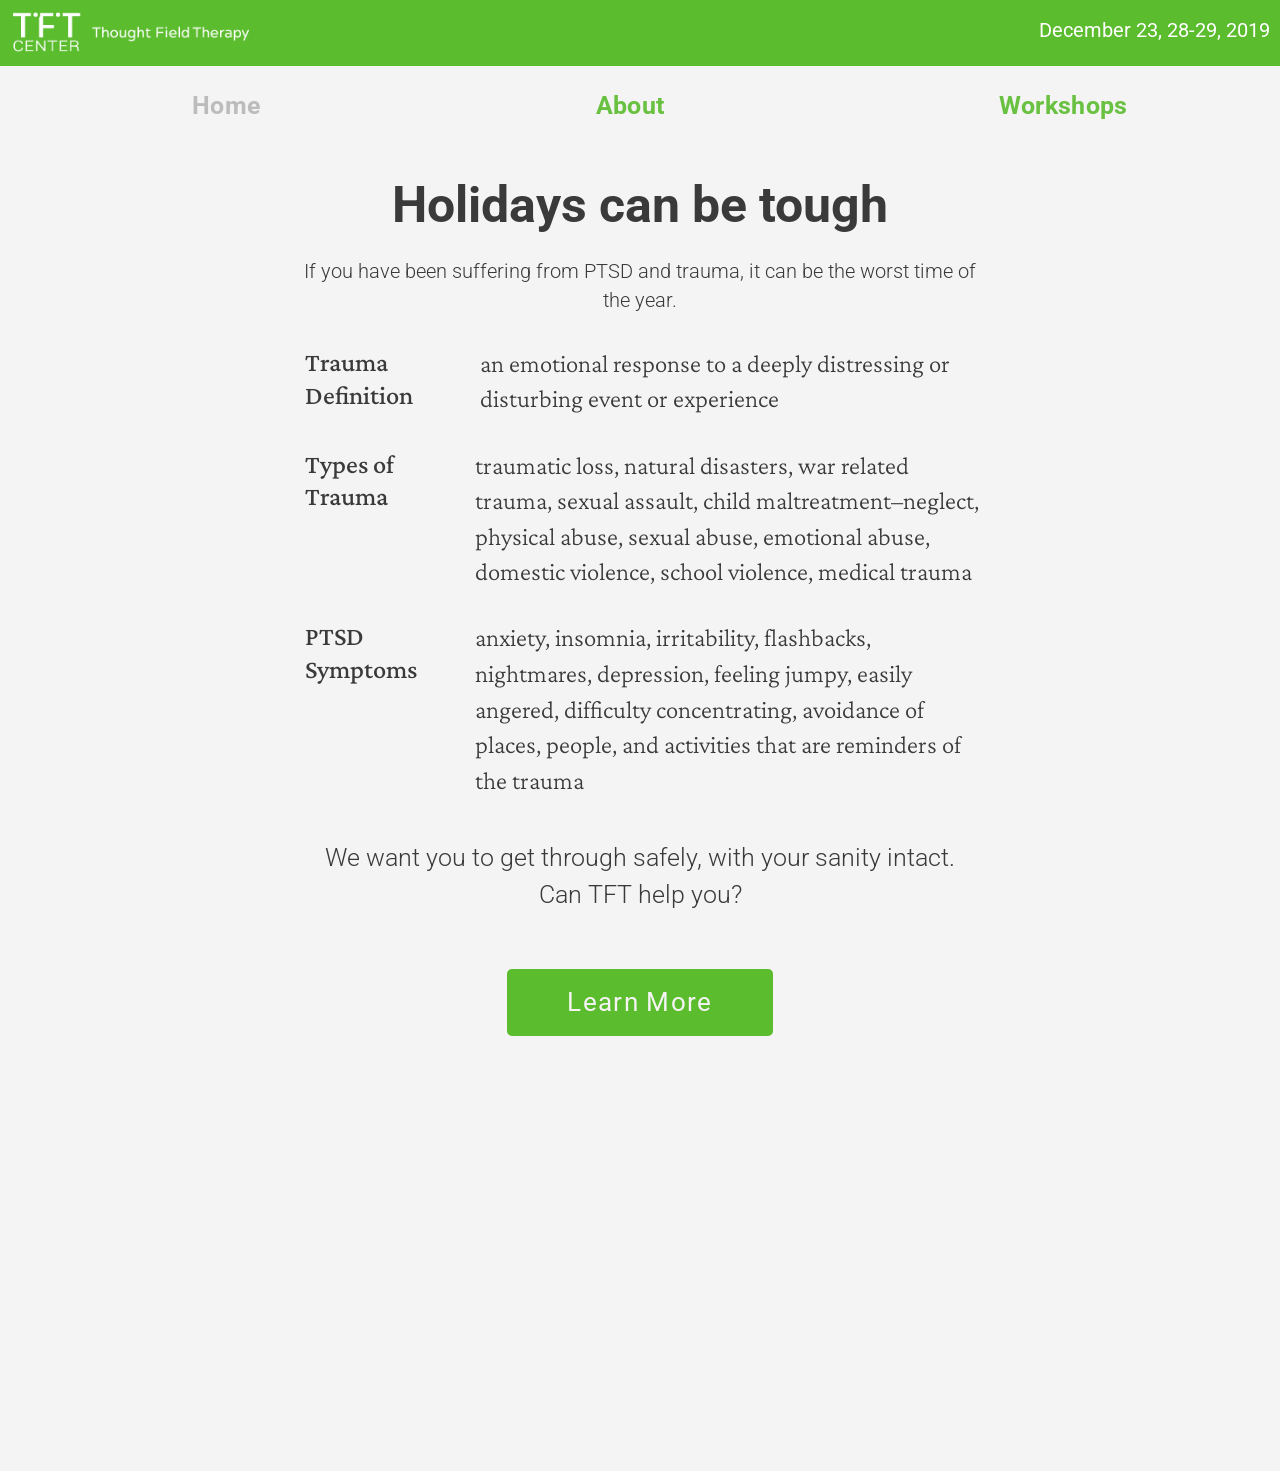
<file: index.html>
<!DOCTYPE html>
<html lang="en">

<head>
	<meta charset="utf-8">
    <title>Getting Through the Holidays</title>
    <meta name="description" content="VMD 140 - Project 4 - Final" />
    <meta name="author" content="Stephanie Sakai" />
    <link rel="stylesheet" href="https://maxcdn.bootstrapcdn.com/bootstrap/3.4.0/css/bootstrap.min.css">
    <meta name="viewport" content="width=device-width, initial-scale=1.0">
<!-- CSS--->	
    <link rel="stylesheet" href="css/style.css">
    <link href="css/animate.css" rel="stylesheet">
    <link href="https://fonts.googleapis.com/css?family=Roboto:400,500,700&display=swap" rel="stylesheet">
	<link href="https://fonts.googleapis.com/css?family=Crimson+Pro:300,300i,400,500,500i,600,700&display=swap" rel="stylesheet">
<!-- JS SCRIPTS--->	
	<script src="js/jquery.min.js"></script>
	<script src="js/bootstrap.min.js"></script>
	<script src="js/parallax.js"></script>
	<script src="js/main.js"></script>
	<script src="js/wow.js"></script>
    <script>
        new WOW().init();
  	</script>
</head>

<body>

<!------- HEADER BAR------->	
<header>
<!---------- ROW ---------->			
    <div class="row">
		<div id="nav">
			<a class="col-lg-4 col-md-4" href="https://www.tftcenter.com" target="_blank" rel="noreferrer noopener"><img src="images/tft_logo.png" alt="TFT Center - Thought Field Therapy Center"></a>
			<a class="col-lg-8 col-md-8 dates"  href="signup1.html">December 23, 28-29, 2019 &nbsp;</a>
		</div>
<!---- START NAV ------->
			<nav>
				<ul>
					<li><a class="active" href="#">Home</a></li>
					<li><a href="about.html">About</a></li>
					<li><a href="workshops.html">Workshops</a></li>
				</ul>
			</nav>
<!------- END NAV ------->
	</div>
</header>
<!---------- END ROW ---------->


<!-- START CONTAINER-FLUID --->	
<div class="container-fluid"> 
<!---- START HEADER ------->	
    <div class="row">
	      <header>
	        <h1 class="wow bounceInUp"> Holidays can be tough</h1>
<!--  <img src="images/icons8-christmas-star-48.png" alt="Christmas Star icon by Icons8"> -->
	        <h4 class="wow bounceInUp"> If you have been suffering from PTSD and trauma,
it can be the worst time of the year. </h4>  
	      </header>
    </div>  
<!---------- START MAIN CONTENT ---------->	
	<main id="main">
		
<!---------- ROW - DEFINITION ---------->			
	<div class="flex-item row text-left ">
			<div class="col col-lg-3 col-md-auto col-sm-12" style="width: 180px;">
			    <h3 class="flex-header wow bounceInLeft">Trauma<br>Definition</h3>
		    </div>
		    <div class="col col-lg-auto col-md-auto col-sm-auto">
		    	<p>an emotional response to a deeply distressing or disturbing event or experience</p>
		    </div>
	</div>
<!---------- ROW - TYPES OF TRAUMA---------->			
	<div class="flex-item row text-left ">
			<div class="col col-lg-3 col-md-3 col-sm-12">
			    <h3 class="flex-header wow bounceInLeft">Types of<br>Trauma</h3>
		    </div>
		    <div class="col  col-lg-auto col-md-auto col-sm-auto">
		    	<p>traumatic loss, natural disasters, war related trauma, sexual assault, child maltreatment–neglect, physical abuse, sexual abuse, emotional abuse, domestic violence, school violence, medical trauma</p>
		    </div>
	 </div>
<!---------- ROW - PTSD SYMPTOMS---------->		    
	    <div class="flex-item row text-left ">
	        <div class="col col-lg-3 col-md-3 col-sm-12">
		    	<h3 class="flex-header wow bounceInLeft">PTSD<br>Symptoms</h3>
		    </div>
		    <div class="col col-lg-auto col-md-auto col-sm-auto">
	    		<p>anxiety, insomnia, irritability, flashbacks, nightmares, depression, feeling jumpy, easily angered, difficulty concentrating, avoidance of places, people, and activities that are reminders of the trauma</p>
	    	</div>
	    </div>
	</main>
<!---------- END MAIN CONTENT ---------->	


<!---------- ROW ---------->	
<div class="row justify-content-md-center"> 
	<h4 id="closing" class="spacer30">We want you to get through safely, with your sanity intact.<br>
Can TFT help you?</h4>
	<button class="wow bounceInUp" type="button"><a class="btn-text" href="learn.html">Learn More</a></button>
</div>   
 
</div>
<!-- END CONTAINER-FLUID --->

<!-- START FOOTER --->
<footer>
  <div id="footer" class="col-md-12 footer3 fixed-bottom" data-parallax="scroll" data-image-src="images/people-at-a-party-3249760.jpg"></div>
  <div class="col-md-12 footer3 wow bounceInRight"></div>
</footer>
<!-- END FOOTER --->

</body>

</html>
</file>
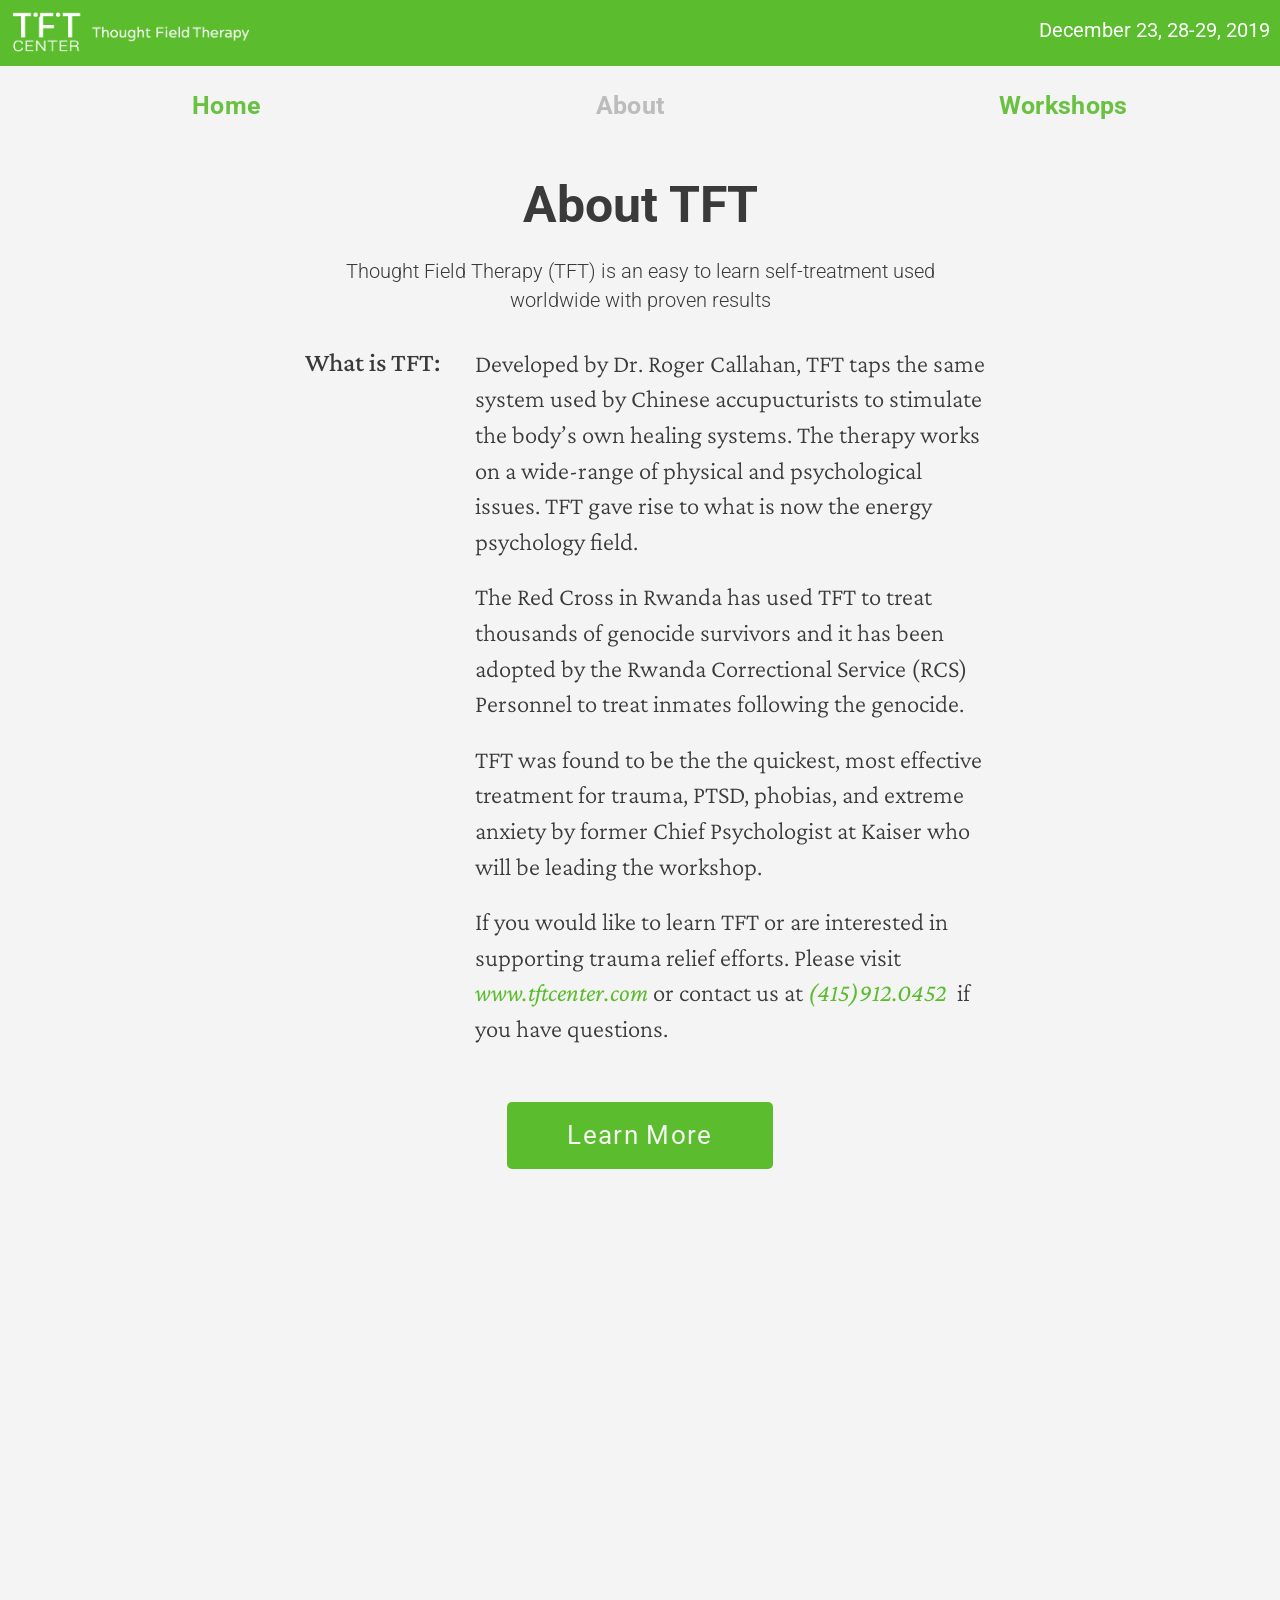
<file: about.html>
<!DOCTYPE html>
<html lang="en">

<head>
	<meta charset="utf-8">
    <title>About TFT - Thought Field Therapy</title>
    <meta name="description" content="VMD 140 - Project 4 - Final" />
    <meta name="author" content="Stephanie Sakai" />
    <link rel="stylesheet" href="https://maxcdn.bootstrapcdn.com/bootstrap/3.4.0/css/bootstrap.min.css">
    <meta name="viewport" content="width=device-width, initial-scale=1">
<!-- CSS--->	
    <link rel="stylesheet" href="css/style.css">
    <link href="css/animate.css" rel="stylesheet">
    <link href="https://fonts.googleapis.com/css?family=Roboto:400,500,700&display=swap" rel="stylesheet">
	<link href="https://fonts.googleapis.com/css?family=Crimson+Pro:300,300i,400,500,500i,600,700&display=swap" rel="stylesheet">
<!-- JS SCRIPTS--->	
	<script src="js/jquery.min.js"></script>
	<script src="js/bootstrap.min.js"></script>
	<script src="js/parallax.js"></script>
	<script src="js/main.js"></script>
	<script src="js/wow.js"></script>
    <script>
        new WOW().init();
  	</script>
  	
</head>
<!--
        <h3 class="wow bounceInLeft">December 23, 2019</h3>
        	<p class="wow bounceInLeft i">4-Hour Introduction to TFT & Basic training</p>
        <h3 class="wow bounceInLeft">December 28-29, 2019</h3>
        	<p class="wow bounceInLeft i">2-Day Training with TFT Certification & CE hours</p>
      </div>
-->

<body>
	
<!------- HEADER BAR------->	
<header>
<!---------- ROW ---------->			
    <div class="row">
		<div id="nav">
			<a class="col-lg-4 col-md-4" href="https://www.tftcenter.com" target="_blank" rel="noreferrer noopener"><img src="images/tft_logo.png" alt="TFT Center - Thought Field Therapy Center"></a>
			<a class="col-lg-8 col-md-8 dates"  href="signup1.html">December 23, 28-29, 2019 &nbsp;</a>
		</div>
<!---- START NAV ------->
			<nav>
				<ul>
					<li><a href="index.html">Home</a></li>
					<li><a class="active" href="#">About</a></li>
					<li><a href="workshops.html">Workshops</a></li>
				</ul>
			</nav>
<!---- END NAV ------->
		</div>
	</div>
</header>
<!---------- END ROW ---------->

<!---- START CONTAINER-FLUID --->
<div class="container-fluid"> 
<!---- START HEADER ------->		
    <div class="row">
	      <header>
	        <h1 class="wow bounceInUp">About TFT</h1>
	        <h4 class="wow bounceInDown">Thought Field Therapy (TFT) is an easy to learn self-treatment used worldwide with proven results</h4>  
	      </header>
    </div>
    
<!---------- ROW ---------->	   
	<div class="flex-item row text-left ">
		<div class="col col-lg-3 col-md-3 col-sm-12">
			<h3 class="flex-header wow bounceInLeft">What is TFT:</h3>
	    </div>
	    <div class="col  col-lg-auto col-md-auto col-sm-auto">
	    	<p>Developed by Dr. Roger Callahan, TFT taps the same system used by Chinese accupucturists to stimulate the body’s own healing systems. The therapy works on a wide-range of physical and psychological issues. TFT gave rise to what is now the energy psychology field.</p>
	    	 
			<p>The Red Cross in Rwanda has used TFT to treat thousands of genocide survivors and it has been adopted by the Rwanda Correctional Service (RCS) Personnel to treat inmates following the genocide.</p>
			
			<p>TFT was found to be the the quickest, most effective treatment for trauma, PTSD, phobias, and extreme anxiety by former Chief Psychologist at Kaiser who will be leading the workshop. </p>
			<p>If you would like to learn TFT or are interested in supporting trauma relief efforts. Please visit <em><a href="https://www.tftcenter.com">www.tftcenter.com</a></em> or contact us at <a><em>(415)912.0452 </em></a> &nbsp;if you have questions.</p>

	    </div>
	</div>
	
  </div>
  
 <!---------- ROW ---------->	
<div class="row justify-content-md-center"> 
	<button class="wow bounceInUp" type="button"><a class="btn-text" href="learn.html">Learn More</a></button>
</div>  
 
 <!-- END CONTAINER-FLUID --->


<footer>
  <div id="footer" class="col-md-12 footer3 fixed-bottom" data-parallax="scroll" data-image-src="images/people-at-a-party-3249760.jpg"></div>
  <div class="col-md-12 footer3" data-wow-delay=".25s"></div>
</footer>


</body>

</html>
</file>
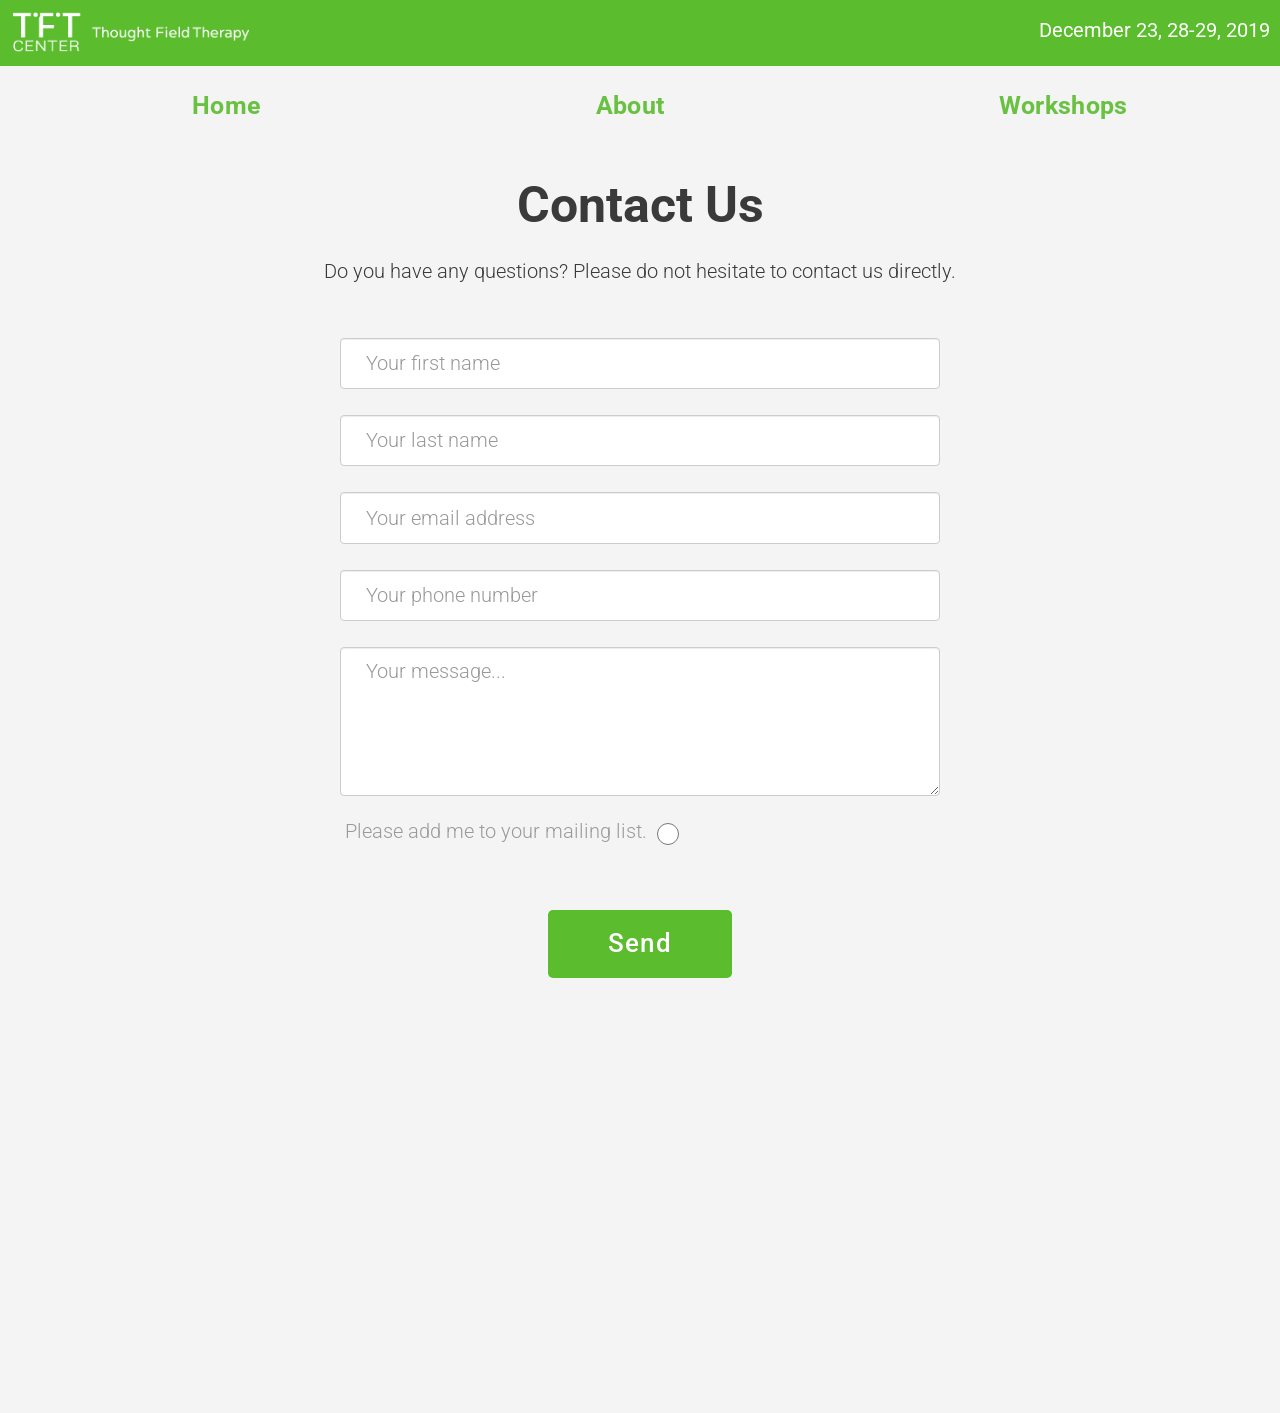
<file: contact.html>
<!DOCTYPE html>
<html lang="en">

<head>
	<meta charset="utf-8">
    <title>TFT Workshop Contact Form</title>
    <meta name="description" content="VMD 140 - Project 4 - Final" />
    <meta name="author" content="Stephanie Sakai" />
    <link rel="stylesheet" href="https://maxcdn.bootstrapcdn.com/bootstrap/3.4.0/css/bootstrap.min.css">
    <meta name="viewport" content="width=device-width, initial-scale=1">
<!-- CSS -->	
    <link rel="stylesheet" href="css/style.css">
    <link href="css/animate.css" rel="stylesheet">
    <link href="https://fonts.googleapis.com/css?family=Roboto:400,500,700&display=swap" rel="stylesheet">
	<link href="https://fonts.googleapis.com/css?family=Crimson+Pro:300,300i,400,500,500i,600,700&display=swap" rel="stylesheet">
<!-- JS SCRIPTS -->	
	<script src="js/jquery.min.js"></script>
	<script src="js/bootstrap.min.js"></script>
	<script src="js/parallax.js"></script>
	<script src="js/main.js"></script>
	<script src="js/wow.js"></script>
    <script>
        new WOW().init();
  	</script>
</head>

<body>

<!-- HEADER BAR -->	
<header>
<!-- ROW -->			
    <div class="row">
		<div id="nav">
			<a class="col-lg-4 col-md-4" href="https://www.tftcenter.com" target="_blank" rel="noreferrer noopener"><img src="images/tft_logo.png" alt="TFT Center - Thought Field Therapy Center"></a>
			<a class="col-lg-8 col-md-8 dates"  href="signup1.html">December 23, 28-29, 2019 &nbsp;</a>
		</div>
<!-- START NAV -->
			<nav>
				<ul>
					<li><a href="index.html">Home</a></li>
					<li><a href="about.html">About</a></li>
					<li><a href="workshops.html">Workshops</a></li>
				</ul>
			</nav>
<!-- END NAV -->
	</div>
</header>
<!-- END ROW -->


<!-- START CONTAINER-FLUID -->	
<div class="container-fluid"> 
<!-- START HEADER -->	
  <div class="row">
	      <header>
	        <h1> Contact Us</h1>
	        <h4> Do you have any questions? Please do not hesitate to contact us directly.</h4>  
	      </header>
    </div>  
<!-- START MAIN CONTENT -->	
<main id="main">
<!--START CONTACT FORM -->
 <form id="contact-form" method="post" action="contact.php">
        <div class="messages"></div>
<!-- FIRST NAME -->
        <div class="messages"></div>
            <fieldset class="form-group">
                <label for="form_name"></label>
                <input id="form_name" type="text" name="name" placeholder="Your first name" class="form-control" required tabindex="1" data-error="Firstname is required.">
            </fieldset>
<!-- LAST NAME -->
            <fieldset class="form-group">
                <label for="form_lastname"></label>
                <input id="form_lastname" type="text" name="surname" placeholder="Your last name" class="form-control" required tabindex="2" data-error="Lastname is required.">
            </fieldset>
<!-- EMAIL -->
            <fieldset class="form-group">
                <label for="form_email"></label>
                <input id="form_email" type="email" name="email" placeholder="Your email address" class="form-control" required tabindex="3" data-error="Valid email is required.">
            </fieldset>
<!-- PHONE -->
            <fieldset class="form-group">
                <label for="form_phone"></label>
                <input id="form_phone" type="text" name="phone" placeholder="Your phone number" class="form-control" tabindex="4" data-error="Please check phone format.">
            </fieldset>
<!-- MESSAGE -->
            <fieldset class="form-group">
                <label for="form_message"></label>
                <textarea id="form_message" name="message" placeholder="Your message... " class="form-control" rows="4" required tabindex="5" data-error="Please leave us a message."></textarea>
            </fieldset>
<!-- MAILING LIST -->      
			<fieldset class="form-group" style="padding-top: 20px;">
				<div class="inline-form">
	            	<label style="color:#9A9A9A; font-weight:300;" for="mailinglist">Please add me to your mailing list.</label><input style="color:#9A9A9A; font-weight:300;" aria-label="mailinglist" name="mailinglist" type="radio" id="mailinglist"  class="mailinglist">			
				</div>
			</fieldset>
<!-- SUBMIT -->
	<button name="submit" type="submit" id="contact-form-submit">Send</button>

	<div id="displayMsg"></div>
<!-- CONFIRMATION MESSAGE -->
</form>
<!-- END CONTACT FORM -->

</main>
<!-- END MAIN CONTENT -->	

</div>
<!-- END CONTAINER-FLUID -->

<!-- START FOOTER -->
<footer>
  <div id="footer" class="col-md-12 footer3 fixed-bottom" data-parallax="scroll" data-image-src="images/people-at-a-party-3249760.jpg"></div>
  <div class="col-md-12 footer3 wow bounceInRight"></div>
</footer>
<!-- END FOOTER -->

</body>

</html>
</file>
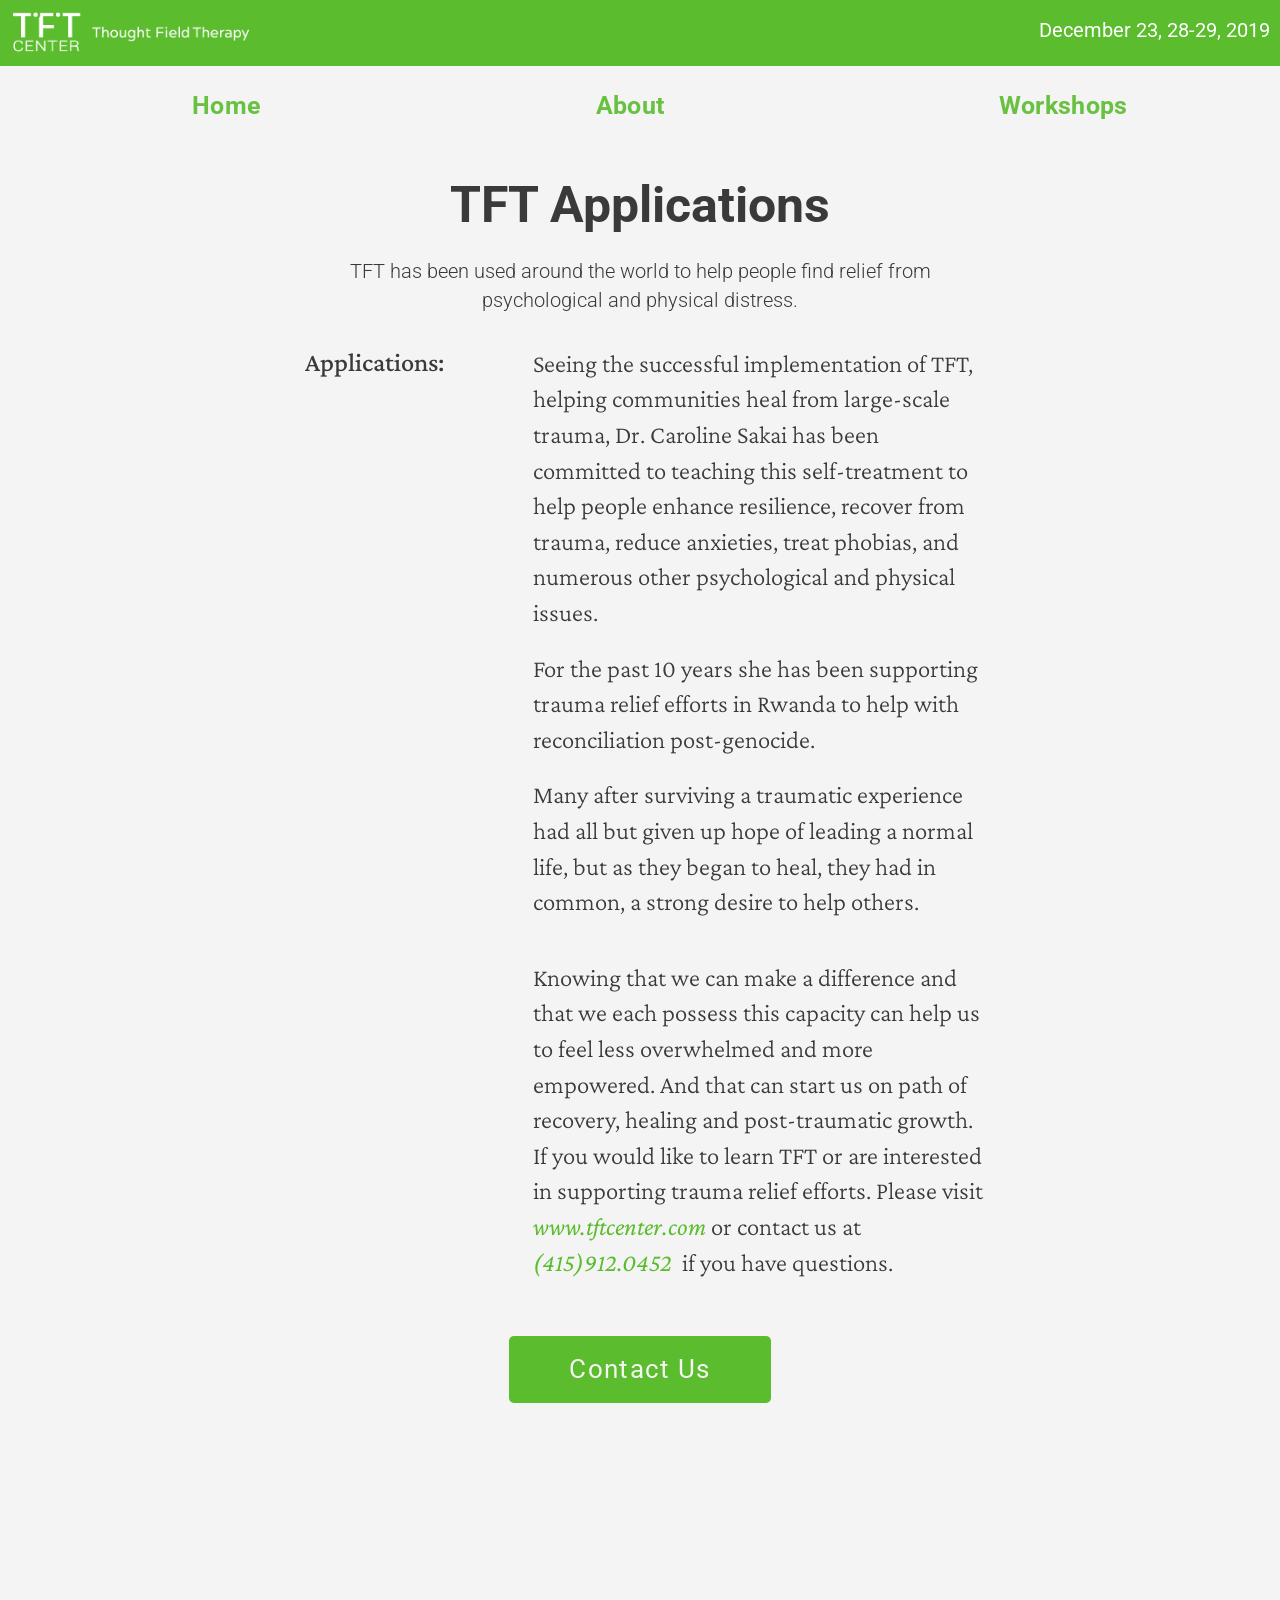
<file: learn.html>
<!DOCTYPE html>
<html lang="en">

<head>
	<meta charset="utf-8">
    <title>Learn More About TFT - Thought Field Therapy</title>
    <meta name="description" content="VMD 140 - Project 4 - Final" />
    <meta name="author" content="Stephanie Sakai" />
    <link rel="stylesheet" href="https://maxcdn.bootstrapcdn.com/bootstrap/3.4.0/css/bootstrap.min.css">
    <meta name="viewport" content="width=device-width, initial-scale=1">
<!-- CSS--->	
    <link rel="stylesheet" href="css/style.css">
    <link href="css/animate.css" rel="stylesheet">
    <link href="https://fonts.googleapis.com/css?family=Roboto:400,500,700&display=swap" rel="stylesheet">
	<link href="https://fonts.googleapis.com/css?family=Crimson+Pro:300,300i,400,500,500i,600,700&display=swap" rel="stylesheet">
<!-- JS SCRIPTS--->	
	<script src="js/jquery.min.js"></script>
	<script src="js/bootstrap.min.js"></script>
	<script src="js/parallax.js"></script>
	<script src="js/main.js"></script>
	<script src="js/wow.js"></script>
    <script>
        new WOW().init();
  	</script>
  	
</head>
<!--
        <h3 class="wow bounceInLeft">December 23, 2019</h3>
        	<p class="wow bounceInLeft i">4-Hour Introduction to TFT & Basic training</p>
        <h3 class="wow bounceInLeft">December 28-29, 2019</h3>
        	<p class="wow bounceInLeft i">2-Day Training with TFT Certification & CE hours</p>
      </div>
-->

<body>
<!------- HEADER BAR------->	
<header>
<!---------- ROW ---------->			
    <div class="row">
		<div id="nav">
			<a class="col-lg-4 col-md-4" href="https://www.tftcenter.com" target="_blank" rel="noreferrer noopener"><img src="images/tft_logo.png" alt="TFT Center - Thought Field Therapy Center"></a>
			<a class="col-lg-8 col-md-8 dates"  href="signup1.html">December 23, 28-29, 2019 &nbsp;</a>
		</div>
<!---- START NAV ------->
			<nav>
				<ul>
					<li><a href="about.html">Home</a></li>
					<li><a href="about.html">About</a></li>
					<li><a href="workshops.html">Workshops</a></li>
				</ul>
			</nav>
<!------- END NAV ------->
	</div>
</header>
<!---------- END ROW ---------->

<!---- START CONTAINER-FLUID --->
<div class="container-fluid"> 
<!---- START HEADER ------->		
    <div class="row">
	      <header>
	        <h1 class="wow bounceInUp">TFT Applications</h1>
	        <h4 class="wow bounceInDown">TFT has been used around the world to help people find relief from psychological and physical distress.</h4>  
	      </header>
    </div>
    
<!---------- ROW ---------->	   
	<div class="flex-item row text-left ">
			<div class="col col-lg-4 col-md-4 col-sm-12">
		    <h3 class="flex-header wow bounceInLeft">Applications: &nbsp;</h3>
	    </div>
	    <div class="col col-lg-auto col-md-auto col-sm-auto">
	    	<p>Seeing the successful implementation of TFT, helping communities heal from large-scale trauma, Dr. Caroline Sakai has been committed to teaching this self-treatment to help people enhance resilience, recover from trauma, reduce anxieties, treat phobias, and numerous other psychological and physical issues.</p>
	    	
			<p>For the past 10 years she has been supporting trauma relief efforts in Rwanda to help with reconciliation post-genocide.</p>
			
			<p>Many after surviving a traumatic experience had all but given up hope of leading a normal life, but as they began to heal, they had in common, a strong desire to help others. <p>
			
			<p>Knowing that we can make a difference and that we each possess this capacity can help us to feel less overwhelmed and more empowered. And that can start us on path of recovery, healing and post-traumatic growth. If you would like to learn TFT or are interested in supporting trauma relief efforts. Please visit <em><a href="https://www.tftcenter.com">www.tftcenter.com</a></em> or contact us at <a><em>(415)912.0452 </em></a> &nbsp;if you have questions.</p>
	    </div>
	</div>
	
  </div>
  
 <!---------- ROW ---------->	
<div class="row justify-content-md-center"> 
	<button type="button"><a class="btn-text" href="contact.html">Contact Us</a></button>
</div>  
 
 <!-- END CONTAINER-FLUID --->


<footer>
  <div id="footer" class="col-md-12 footer3 fixed-bottom" data-parallax="scroll" data-image-src="images/people-at-a-party-3249760.jpg"></div>
  <div class="col-md-12 footer3"></div>
</footer>


</body>

</html>
</file>
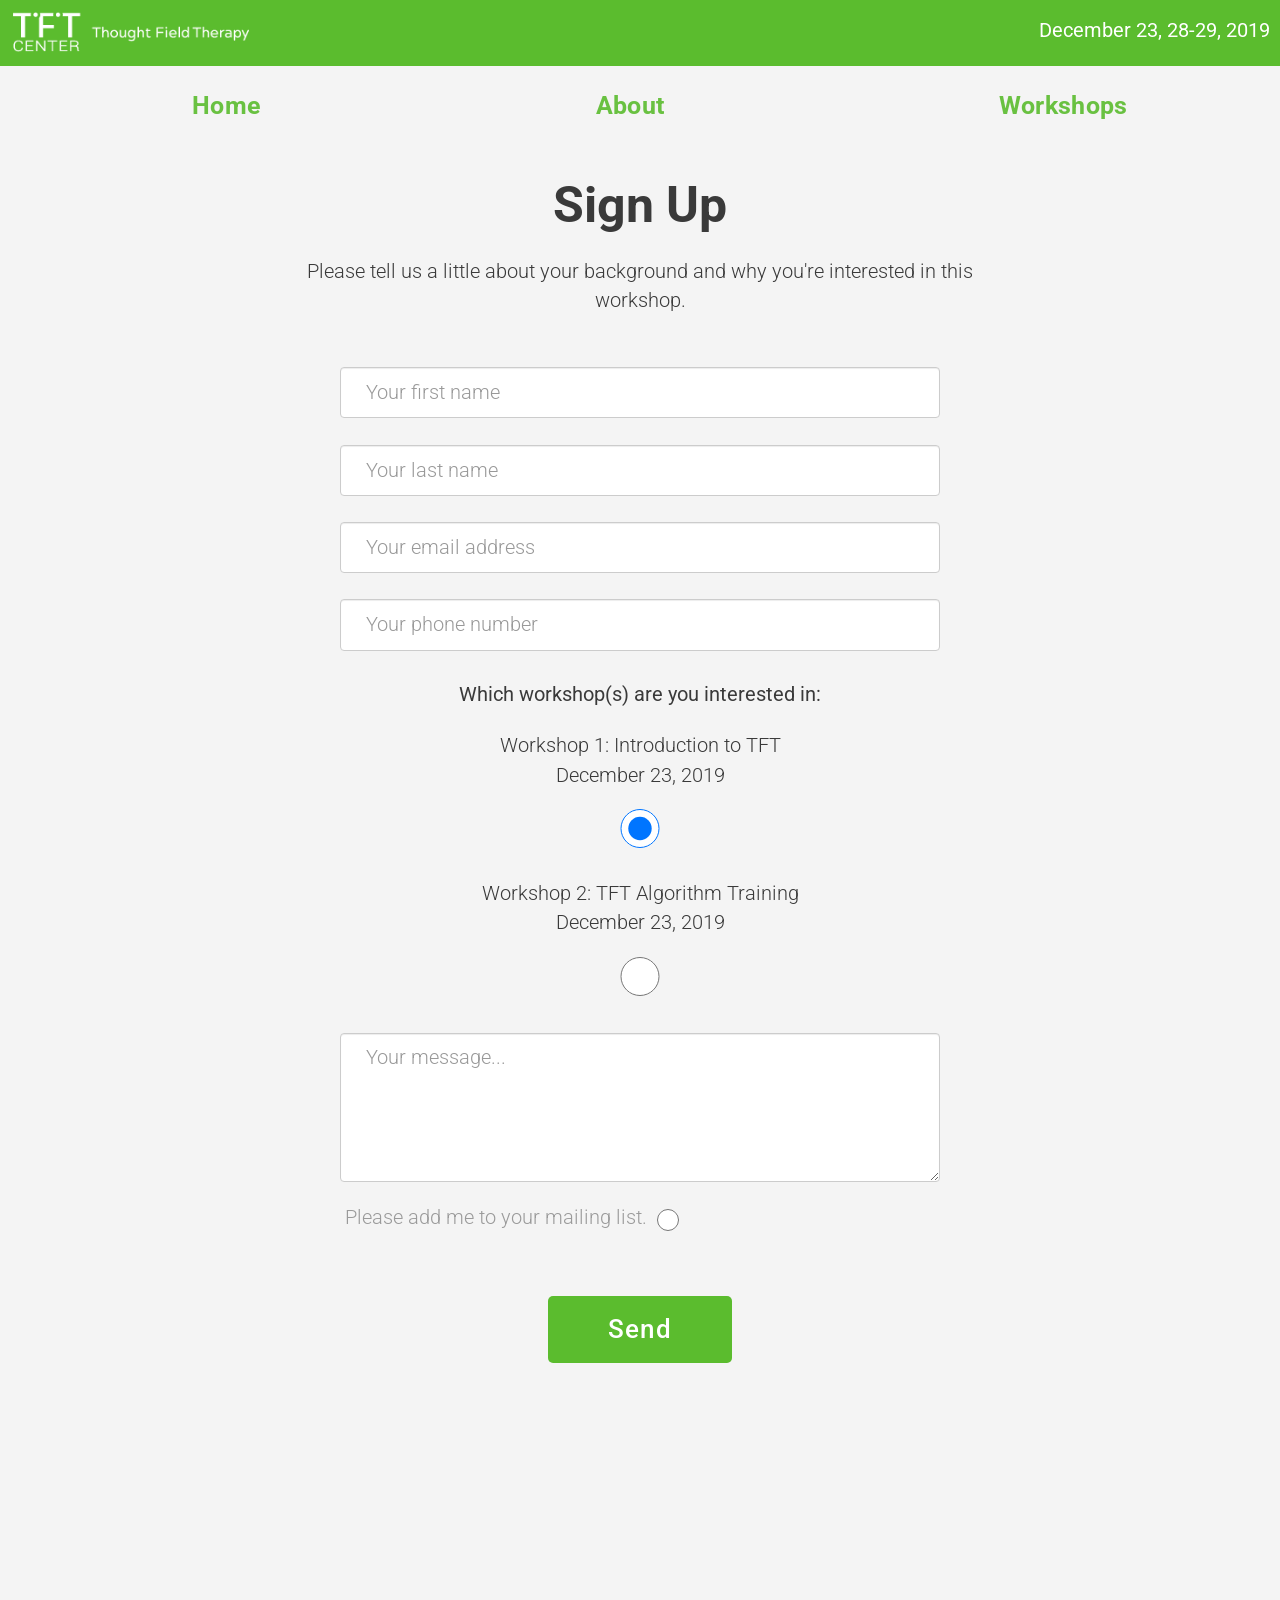
<file: signup1.html>
<!DOCTYPE html>
<html lang="en">

<head>
	<meta charset="utf-8">
    <title>TFT Workshop Sign Up Form</title>
    <meta name="description" content="VMD 140 - Project 4 - Final" />
    <meta name="author" content="Stephanie Sakai" />
    <link rel="stylesheet" href="https://maxcdn.bootstrapcdn.com/bootstrap/3.4.0/css/bootstrap.min.css">
    <meta name="viewport" content="width=device-width, initial-scale=1">
<!-- CSS -->	
    <link rel="stylesheet" href="css/style.css">
    <link href="css/animate.css" rel="stylesheet">
    <link href="https://fonts.googleapis.com/css?family=Roboto:400,500,700&display=swap" rel="stylesheet">
	<link href="https://fonts.googleapis.com/css?family=Crimson+Pro:300,300i,400,500,500i,600,700&display=swap" rel="stylesheet">
<!-- JS SCRIPTS -->	
	<script src="js/jquery.min.js"></script>
	<script src="js/bootstrap.min.js"></script>
	<script src="js/parallax.js"></script>
	<script src="js/main.js"></script>
	<script src="js/wow.js"></script>
    <script>
        new WOW().init();
  	</script>
</head>

<body>

<!-- HEADER BAR -->	
<header>
<!-- ROW -->			
    <div class="row">
		<div id="nav">
			<a class="col-lg-4 col-md-4" href="https://www.tftcenter.com" target="_blank" rel="noreferrer noopener"><img src="images/tft_logo.png" alt="TFT Center - Thought Field Therapy Center"></a>
			<a class="col-lg-8 col-md-8 dates"  href="signup1.html">December 23, 28-29, 2019 &nbsp;</a>
		</div>
<!-- START NAV -->
			<nav>
				<ul>
					<li><a href="index.html">Home</a></li>
					<li><a href="about.html">About</a></li>
					<li><a href="workshops.html">Workshops</a></li>
				</ul>
			</nav>
<!-- END NAV-->
	</div>
</header>
<!-- END ROW -->


<!-- START CONTAINER-FLUID -->	
<div class="container-fluid"> 
<!-- START HEADER-->	
  <div class="row">
	      <header>
	        <h1>Sign Up</h1>
<!--  <img src="images/icons8-christmas-star-48.png" alt="Christmas Star icon by Icons8"> -->
	        <h4>Please tell us a little about your background and why you're interested in this workshop.</h4>  
	      </header>
    </div>  
<!-- START MAIN CONTENT -->	
	<main id="main">
<!-- START SIGNUP FORM -->
     <form id="contact-form" method="post" action="signup.php">
<!-- FIRST NAME -->
        <div class="messages"></div>
            <fieldset class="form-group">
                <label for="form_name"></label>
                <input id="form_name" type="text" name="name" placeholder="Your first name" class="form-control" required tabindex="1" data-error="Firstname is required.">
            </fieldset>
<!-- LAST NAME -->
            <fieldset class="form-group">
                <label for="form_lastname"></label>
                <input id="form_lastname" type="text" name="surname" placeholder="Your last name" class="form-control" required tabindex="2" data-error="Lastname is required.">
            </fieldset>
<!-- EMAIL -->
            <fieldset class="form-group">
                <label for="form_email"></label>
                <input id="form_email" type="email" name="email" placeholder="Your email address" class="form-control" required tabindex="3" data-error="Valid email is required.">
            </fieldset>
<!-- PHONE -->
            <fieldset class="form-group">
                <label for="form_phone"></label>
                <input id="form_phone" type="text" name="phone" placeholder="Your phone number" class="form-control" tabindex="4" data-error="Please check phone format.">
            </fieldset>
<!-- WORKSHOP -->      
            	<label class="workshop">Which workshop(s) are you interested in:</label><br>
                    <h4 class="workshops">Workshop 1: Introduction to TFT <br> December 23, 2019</h4><input aria-label="workshop1" name="workshop1" type="radio" id="workshop1" class="workshop-date" checked="checked"> 
                    <h4 class="workshops">Workshop 2:  TFT Algorithm Training <br> December 23, 2019</h4><input aria-label="workshop2" name="workshop2" type="radio" id="workshop2"  class="workshop-date">			
        
<!-- MESSAGE -->
            <fieldset class="form-group">
                <label for="form_message"></label>
                <textarea id="form_message" name="message" placeholder="Your message... " class="form-control" rows="4" required tabindex="5" data-error="Please leave us a message."></textarea>
            </fieldset>

<!-- MAILING LIST -->      
			<fieldset class="form-group" style="padding-top: 20px;">
				<div class="inline-form">
	            	<label style="color:#9A9A9A; font-weight:300;" for="mailinglist">Please add me to your mailing list.</label><input style="color:#9A9A9A; font-weight:300;" aria-label="mailinglist" name="mailinglist" type="radio" id="mailinglist"  class="mailinglist">			
				</div>
			</fieldset>
<!-- SUBMIT -->
	<button name="submit" type="submit" id="contact-form-submit">Send</button>

	<div id="displayMsg"></div>
<!-- CONFIRMATION MESSAGE -->
</form>	
<!-- END SIGNUP FORM -->

</main>
<!-- END MAIN CONTENT  -->	

</div>
<!-- END CONTAINER-FLUID -->

<!-- START FOOTER -->
<footer>
  <div id="footer" class="col-md-12 footer3 fixed-bottom" data-parallax="scroll" data-image-src="images/people-at-a-party-3249760.jpg"></div>
  <div class="col-md-12 footer3 wow bounceInRight"></div>
</footer>
<!-- END FOOTER -->

</body>

</html>
</file>
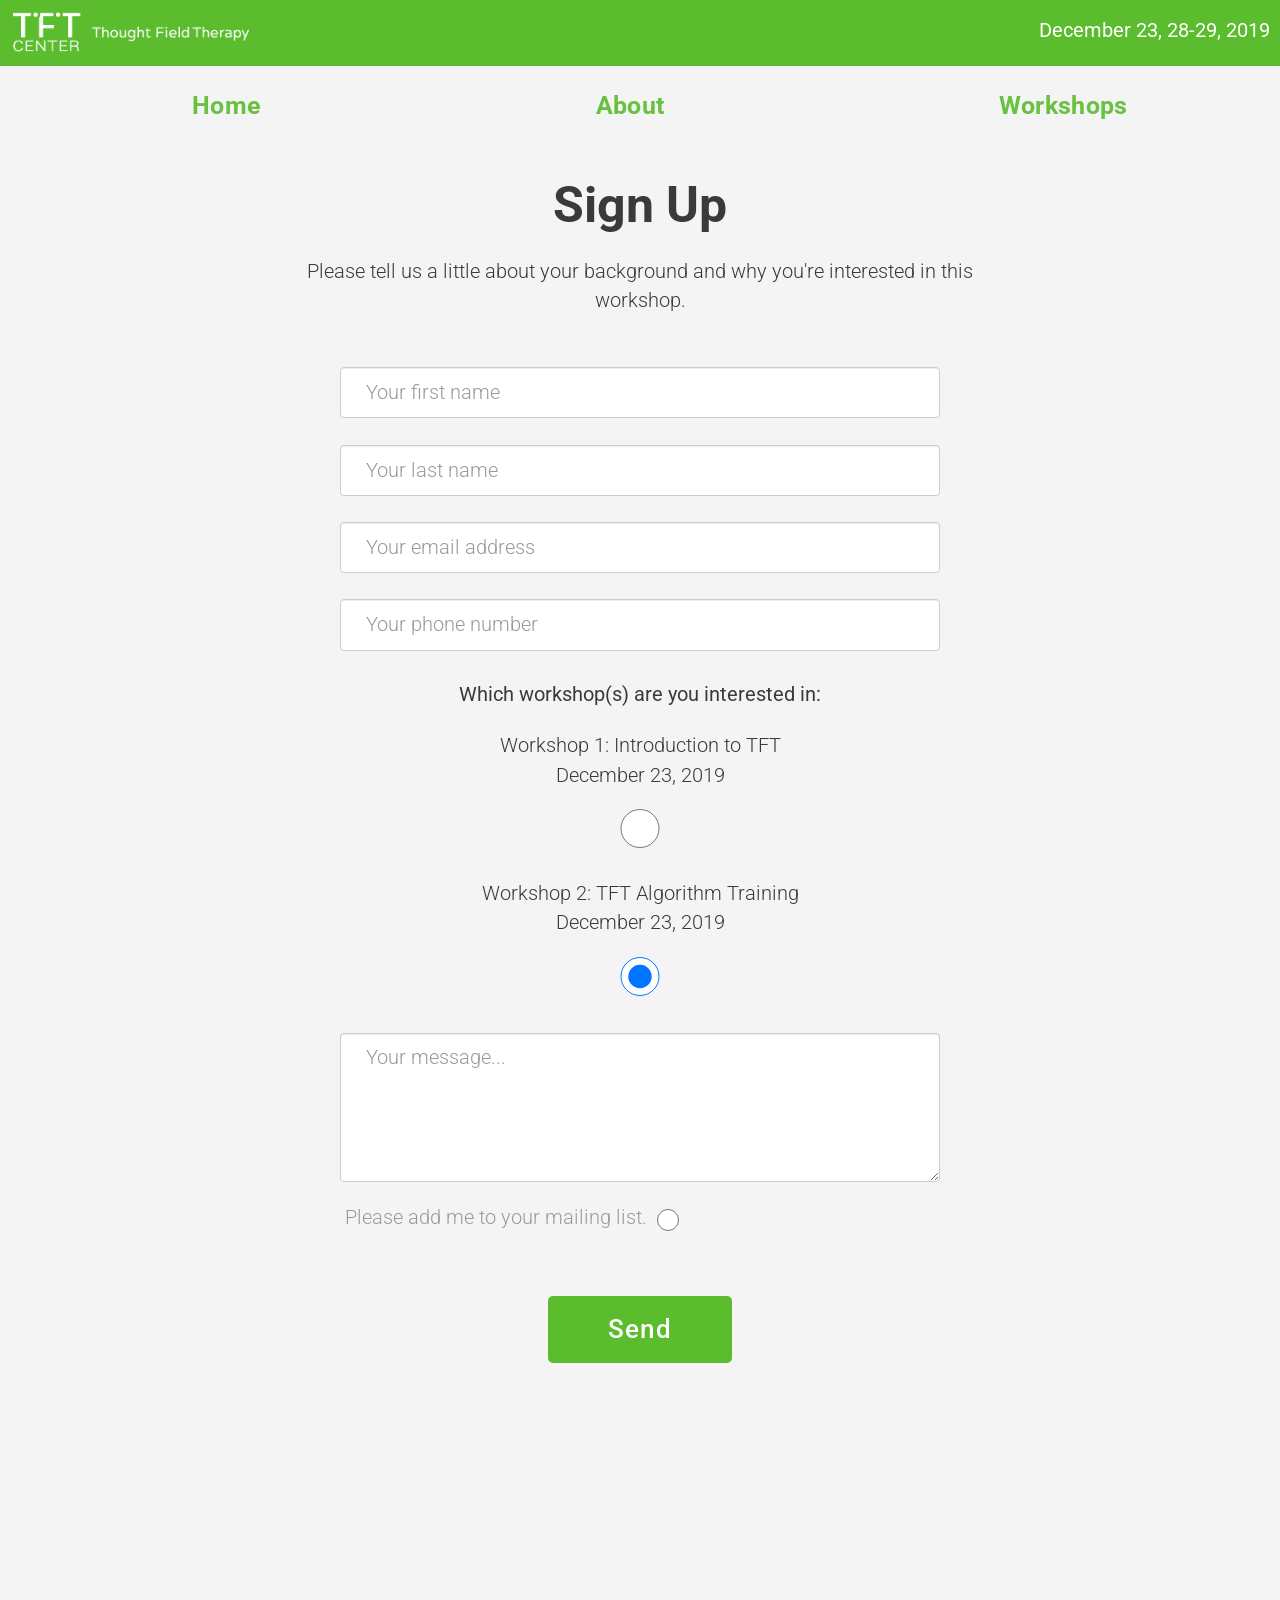
<file: signup2.html>
<!DOCTYPE html>
<html lang="en">

<head>
	<meta charset="utf-8">
    <title>TFT Workshop Sign Up Form</title>
    <meta name="description" content="VMD 140 - Project 4 - Final" />
    <meta name="author" content="Stephanie Sakai" />
    <link rel="stylesheet" href="https://maxcdn.bootstrapcdn.com/bootstrap/3.4.0/css/bootstrap.min.css">
    <meta name="viewport" content="width=device-width, initial-scale=1">
<!-- CSS -->	
    <link rel="stylesheet" href="css/style.css">
    <link href="css/animate.css" rel="stylesheet">
    <link href="https://fonts.googleapis.com/css?family=Roboto:400,500,700&display=swap" rel="stylesheet">
	<link href="https://fonts.googleapis.com/css?family=Crimson+Pro:300,300i,400,500,500i,600,700&display=swap" rel="stylesheet">
<!-- JS SCRIPTS -->	
	<script src="js/jquery.min.js"></script>
	<script src="js/bootstrap.min.js"></script>
	<script src="js/parallax.js"></script>
	<script src="js/main.js"></script>
	<script src="js/wow.js"></script>
    <script>
        new WOW().init();
  	</script>
</head>

<body>

<!-- HEADER BAR -->	
<header>
<!-- ROW -->			
    <div class="row">
		<div id="nav">
			<a class="col-lg-4 col-md-4" href="https://www.tftcenter.com" target="_blank" rel="noreferrer noopener"><img src="images/tft_logo.png" alt="TFT Center - Thought Field Therapy Center"></a>
			<a class="col-lg-8 col-md-8 dates"  href="signup1.html">December 23, 28-29, 2019 &nbsp;</a>
		</div>
<!-- START NAV -->
			<nav>
				<ul>
					<li><a href="index.html">Home</a></li>
					<li><a href="about.html">About</a></li>
					<li><a href="workshops.html">Workshops</a></li>
				</ul>
			</nav>
<!-- END NAV-->
	</div>
</header>
<!-- END ROW -->


<!-- START CONTAINER-FLUID -->	
<div class="container-fluid"> 
<!-- START HEADER-->	
  <div class="row">
	      <header>
	        <h1>Sign Up</h1>
<!--  <img src="images/icons8-christmas-star-48.png" alt="Christmas Star icon by Icons8"> -->
	        <h4>Please tell us a little about your background and why you're interested in this workshop.</h4>  
	      </header>
    </div>  
<!-- START MAIN CONTENT -->	
	<main id="main">
<!-- START SIGNUP FORM -->
     <form id="contact-form" method="post" action="signup.php">
<!-- FIRST NAME -->
        <div class="messages"></div>
            <fieldset class="form-group">
                <label for="form_name"></label>
                <input id="form_name" type="text" name="name" placeholder="Your first name" class="form-control" required tabindex="1" data-error="Firstname is required.">
            </fieldset>
<!-- LAST NAME -->
            <fieldset class="form-group">
                <label for="form_lastname"></label>
                <input id="form_lastname" type="text" name="surname" placeholder="Your last name" class="form-control" required tabindex="2" data-error="Lastname is required.">
            </fieldset>
<!-- EMAIL -->
            <fieldset class="form-group">
                <label for="form_email"></label>
                <input id="form_email" type="email" name="email" placeholder="Your email address" class="form-control" required tabindex="3" data-error="Valid email is required.">
            </fieldset>
<!-- PHONE -->
            <fieldset class="form-group">
                <label for="form_phone"></label>
                <input id="form_phone" type="text" name="phone" placeholder="Your phone number" class="form-control" tabindex="4" data-error="Please check phone format.">
            </fieldset>
<!-- WORKSHOP -->      
            	<label class="workshop">Which workshop(s) are you interested in:</label><br>
                    <h4 class="workshops">Workshop 1: Introduction to TFT <br> December 23, 2019</h4><input aria-label="workshop1" name="workshop1" type="radio" id="workshop1" class="workshop-date"> 
                    <h4 class="workshops">Workshop 2:  TFT Algorithm Training <br> December 23, 2019</h4><input aria-label="workshop2" name="workshop2" type="radio" id="workshop2"  class="workshop-date" checked="checked">			
        
<!-- MESSAGE -->
            <fieldset class="form-group">
                <label for="form_message"></label>
                <textarea id="form_message" name="message" placeholder="Your message... " class="form-control" rows="4" required tabindex="5" data-error="Please leave us a message."></textarea>
            </fieldset>

<!-- MAILING LIST -->      
			<fieldset class="form-group" style="padding-top: 20px;">
				<div class="inline-form">
	            	<label style="color:#9A9A9A; font-weight:300;" for="mailinglist">Please add me to your mailing list.</label><input style="color:#9A9A9A; font-weight:300;" aria-label="mailinglist" name="mailinglist" type="radio" id="mailinglist"  class="mailinglist">			
				</div>
			</fieldset>
<!-- SUBMIT -->
	<button name="submit" type="submit" id="contact-form-submit">Send</button>

	<div id="displayMsg"></div>
<!-- CONFIRMATION MESSAGE -->
</form>	
<!-- END SIGNUP FORM -->

</main>
<!-- END MAIN CONTENT  -->	

</div>
<!-- END CONTAINER-FLUID -->

<!-- START FOOTER -->
<footer>
  <div id="footer" class="col-md-12 footer3 fixed-bottom" data-parallax="scroll" data-image-src="images/people-at-a-party-3249760.jpg"></div>
  <div class="col-md-12 footer3 wow bounceInRight"></div>
</footer>
<!-- END FOOTER -->

</body>

</html>
</file>
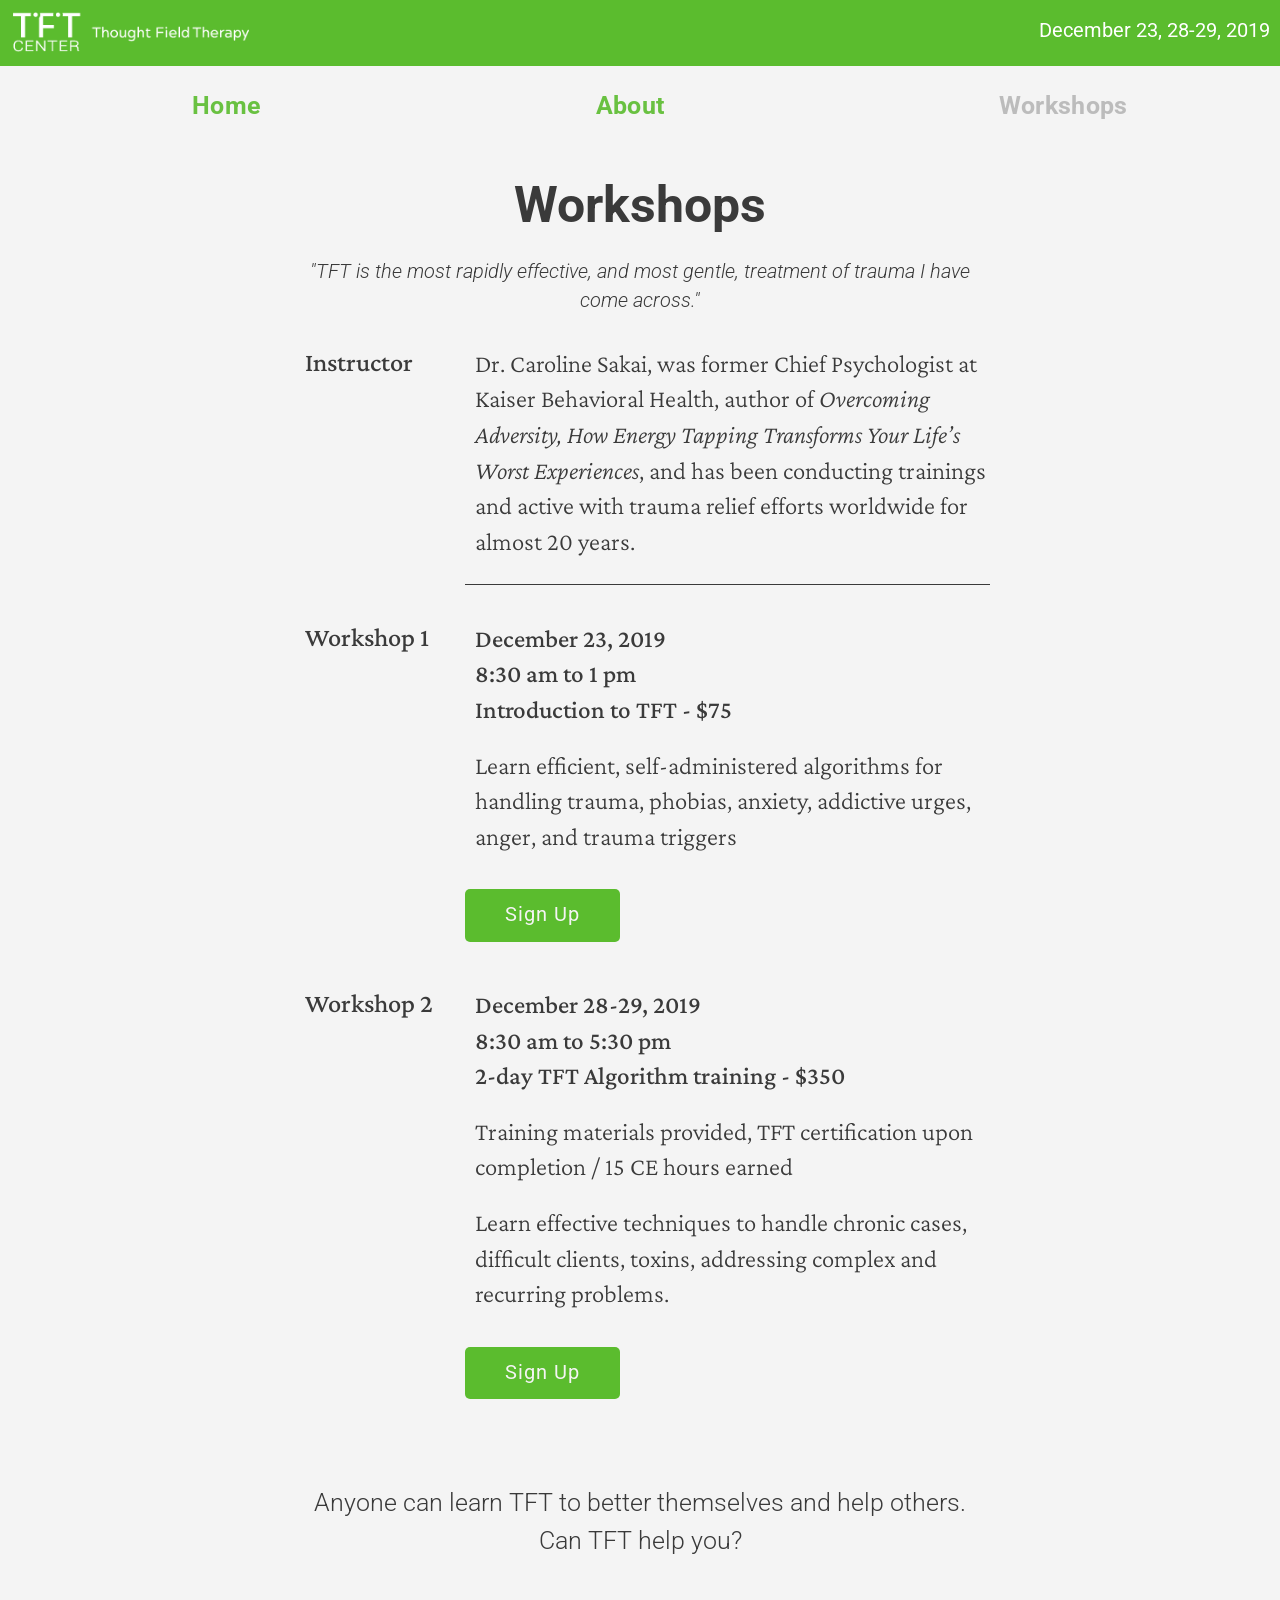
<file: workshops.html>
<!DOCTYPE html>
<html lang="en">

<head>
	<meta charset="utf-8">
    <title>TFT Workshops Dec. 23, 28-29</title>
    <meta name="description" content="VMD 140 - Project 4 - Final" />
    <meta name="author" content="Stephanie Sakai" />
    <link rel="stylesheet" href="https://maxcdn.bootstrapcdn.com/bootstrap/3.4.0/css/bootstrap.min.css">
    <meta name="viewport" content="width=device-width, initial-scale=1">
<!-- CSS--->	
    <link rel="stylesheet" href="css/style.css">
    <link href="css/animate.css" rel="stylesheet">
    <link href="https://fonts.googleapis.com/css?family=Roboto:400,500,700&display=swap" rel="stylesheet">
	<link href="https://fonts.googleapis.com/css?family=Crimson+Pro:300,300i,400,500,500i,600,700&display=swap" rel="stylesheet">
<!-- JS SCRIPTS--->	
	<script src="js/jquery.min.js"></script>
	<script src="js/bootstrap.min.js"></script>
	<script src="js/parallax.js"></script>
	<script src="js/main.js"></script>
	<script src="js/wow.js"></script>
    <script>
        new WOW().init();
  	</script>	
</head>

<body>
	
<!------- HEADER BAR------->	
<header>
<!---------- ROW ---------->			
    <div class="row">
		<div id="nav">
			<a class="col-lg-4 col-md-4" href="https://www.tftcenter.com" target="_blank" rel="noreferrer noopener"><img src="images/tft_logo.png" alt="TFT Center - Thought Field Therapy Center"></a>
			<a class="col-lg-8 col-md-8 dates"  href="signup1.html">December 23, 28-29, 2019 &nbsp;</a>
		</div>
<!---- START NAV ------->
			<nav>
				<ul>
					<li><a href="index.html">Home</a></li>
					<li><a href="about.html">About</a></li>
					<li><a class="active" href="#">Workshops</a></li>
				</ul>
			</nav>
<!------- END NAV ------->
	</div>
</header>
<!---------- END ROW ---------->

	
<!---- START CONTAINER --->
<div class="container-fluid"> 
<!---- START HEADER ------->	
    <div class="row">
	      <header>
	        <h1 class="wow bounceInUp">Workshops</h1>
	        <h4 class="wow bounceInDown"> <cite>"TFT is the most rapidly effective, and most gentle, treatment of trauma I have come across."</cite></h4>  
	      </header>
	</div>
<!---------- START MAIN CONTENT ---------->	
	<main id="main">
		
<!---------- ROW - INSTRUCTOR---------->			
	<div class="flex-item row text-left ">
			<div class="col col-lg-3 col-md-3 col-sm-12">
			    <h3 class="flex-header wow bounceInLeft">Instructor</h3>
		    </div>
		    <div class="col col-lg-auto col-md-auto col-sm-auto">
		    	<p>Dr. Caroline Sakai, was former Chief Psychologist at Kaiser Behavioral Health, author of <em> Overcoming Adversity, How Energy Tapping Transforms Your Life’s Worst Experiences</em>, and has been conducting trainings and active with trauma relief efforts worldwide for almost 20 years.</p>
		    	<hr>
		    </div>
	</div>
<!---------- ROW - WORKSHOP 1 ---------->			
	<div class="flex-item row text-left ">
			<div class="col col-lg-3 col-md-3 col-sm-12">
			    <h3 class="flex-header wow bounceInLeft">Workshop&nbsp;1</h3>
		    </div>
		    <div class="col  col-lg-auto col-md-auto col-sm-auto wow bounceInLeft">
		    	<p class="strong">
			    	December 23, 2019<br>
					8:30 am to 1 pm<br>
					Introduction to TFT  - $75
				</p>
				<p>Learn efficient, self-administered algorithms for handling trauma, phobias, anxiety, addictive urges, anger, and trauma triggers</p>
				<button class="workshop" type="button"><a class="btn-text" href="signup1.html">Sign Up</a></button>
		    </div>
	 </div>
<!---------- ROW - WORKSHOP 2 ---------->			
	<div class="flex-item row text-left ">
			<div class="col col-lg-3 col-md-3 col-sm-12">
			    <h3 class="flex-header wow bounceInLeft">Workshop&nbsp;2</h3>
		    </div>
		    <div class="col col-lg-auto col-md-auto col-sm-auto wow bounceInLeft">
		    	<p class="strong">
			    	December 28-29, 2019<br>
					8:30 am to 5:30 pm<br>
					2-day TFT Algorithm training - $350
				</p>
				<p>Training materials provided, TFT certification upon completion / 15 CE hours earned</p>
				<p>Learn effective techniques to handle chronic cases, difficult clients, toxins, addressing complex and recurring problems.</p>
				<button class="workshop" type="button"><a class="btn-text" href="signup2.html">Sign Up</a></button>
		    </div>
	 </div>
	 
	</main>
<!---------- END MAIN CONTENT ---------->	
<!---------- ROW ---------->	
	<div class="row justify-content-md-center"> 
		
		<h4 id="closing" class="spacer">Anyone can learn TFT to better themselves and help others.<br>
	Can TFT help you?</h4>
	</div>   

</div>
<!-- END CONTAINER-FLUID --->


<!-- START FOOTER --->
<footer>
  <div id="footer" class="col-md-12 footer3 fixed-bottom" data-parallax="scroll" data-image-src="images/people-at-a-party-3249760.jpg"></div>
  <div class="col-md-12 footer3" data-wow-delay=".25s"></div>
</footer>
<!-- END FOOTER --->

</body>

</html>

<!-- JS SCRIPTS--->	
	<script src="js/jquery.min.js"></script>
	<script src="js/bootstrap.min.js"></script>
	<script src="js/parallax.js"></script>
	<script src="js/main.js"></script>
	
</body>

</html>
</file>
<file: css/style.css>
* {
    margin: 0;
}

body {
    width: 100%;
	min-height: 100vh;
	box-sizing: border-box;
    background-color: #f4f4f4;
    text-align: center;
    margin: 0 auto;
    color: #3a3a3a;
	font-size:calc(16px + .8vw);
	font-family: 'Crimson Pro', serif;
	max-height: 100vh;
}

h1 {
    font-family: 'Roboto', sans-serif;
    font-size: calc(40px + .8vw);
    font-weight: 700;
    margin-top: 20px;
    padding: 0 .25em;
}

h2 {
    font-family: 'Roboto', sans-serif;
	font-size: .75em;
}

h3 {
	font-family: 'Crimson Pro', serif;
    font-size: 1.15em;
    line-height: 1.25em;
    font-weight: 400;
    margin: 0 0;
    padding: 30px 0 5px 0;
}

h3.flex-header {
	padding: 5px 0 0 0 !important;
	width: 20vw;
}

h4 {
    font-family: 'Roboto', sans-serif;
    font-size: .75em;
    line-height: 1.5em;
    font-weight: 300;
    margin: 0 auto;    
    padding: 15px .5em 25px;
}

p {
    font-size: .95em;
    font-weight: 300;
    padding: 5px 0;
}

hr {
	border-top: 1px solid #3a3a3a;	
	
}

.i {
	font-style: italic;
}
	
.container-fluid {
	margin: 0 auto;
	width:90%;
	max-width: 700px;
} 

.flex-item {
	display: inline-flex;
	flex-direction: row;
	justify-content: flex-start;
}

.flex-item p {
	min-width: 200px;
	justify-content: flex-start;
	border-left: 10px solid #f4f4f4; 
}

button {
    font-family: 'Roboto', sans-serif;
	background-color: #5bbc2e;
	border-radius: 5px;
	padding: 15px 60px;
	font-size: 1em;
	font-weight: 500;
	letter-spacing: .05em;
	color:#fff;
	margin-top:30px;
	border: none;
	box-shadow: none;
}

button:hover {
	opacity: 90%;
}

button.workshop {
	margin: 20px 0 30px 0;
	padding: 12px 40px;
}



#nav {
	height: 2.5em;
	line-height: 2em;
	background-color: #5bbc2e;
	text-align: left;
}

#nav img {
	padding-top: 4px;
	height: 2.25em;	
}

#footer {
	margin: 50px 0 0 0;
	padding: 50px 20px 0 20px;
	height: 30vw; 
}

#closing {
	font-size: .95em;	
}

#footer h2 {
	color: #fff;
}

.spacer {
	margin-top: 30px;
}

.spacer40 {
	margin-top: 40px;
}

.spacer500 {
	margin-top: 40vh;
}

.spacer10r {
	margin-right: 10px;
}

.spacer10l {
	margin-left: 10px;
}

/* link styles */

nav a {
    color: #5bbc2e;
    opacity: .9;
    text-decoration: none;
    font-weight: 700;
}

a {
    text-decoration: none;
	color: #5bbc2e;
	font-weight: 400;
}

a.dates {
	text-align: right;
    font-family: 'Roboto', sans-serif;
    font-size: .75em;
    font-weight: 400;
    padding-top: 5px;
    color: #fff !important;
    text-decoration: none;
}

a.btn-text {
	color: #f4f4f4 !important;
	font-weight: 400;
    text-decoration: none;
}

li a:visited {
    color: #5bbc2e;
    text-decoration: none;

}

li a:hover {
    color: #3a3a3a;
    text-decoration: none;

}

ul {
	text-align: center;
	list-style: none;
	display: flex;
	justify-content: space-around;

}

li {
	color: #5bbc2e;
    font-family: 'Roboto', sans-serif;
    font-size: .95em;
    font-weight: 400;
    letter-spacing: 0.25pt;
	line-height: 1.75em;
	padding: 0;
	margin: .75em;
}

a.active {
	color: #b7b7b7;
    text-decoration: none;
}

.strong {
	font-weight: 500;
}

/*--------------------------------------*/
/*----------------FORM------------------*/
/*--------------------------------------*/
form {
	margin: 0 auto;
	padding: 0;
	width: 90%;
	max-width: 600px;
}

.form-group {
	margin: 0;
	padding: 0;
	line-height: 1em;
}

.form-control {
	padding: 1.25em;
	margin: 0;
	font-family: 'Roboto', sans-serif;
	font-weight: 300;
    font-size: .75em;
}
.form-control:active, .form-control:focus {
  outline: none;
  box-shadow: none;
  border-color: #fff;
}
#form_message{
	padding-top: .5em;	
}

input[type="text"]:hover,  input[type="email"]:hover, textarea:hover {
	-webkit-transition:border-color 0.3s ease-in-out;
	-moz-transition:border-color 0.3s ease-in-out;
	transition:border-color 0.3s ease-in-out;
	border:1px solid #AAA;
}

input[type=radio] {
    border: 0px;
    width: 1.5em;
    height: 1.5em;
}

h4.workshops, label.workshops {
		font-family: 'Roboto', sans-serif;
		font-size: .75em;	
		font-weight: 300;
		color: #3a3a3a;
		margin: 20px 0 15px 0;
		padding: 0;
}

.inline-form {
	display: inline-flex;
	font-family: 'Roboto', sans-serif;
	font-size: .75em;
	text-align: right;
	width: 100%;
	padding-left: 5px;
	margin-bottom: 30px;

}

input#mailinglist {
    border: 0px;
    width: 1.5em;
    height: 1.5em;
	margin-left: 10px;
}

.workshop, .mailinglist {
		font-family: 'Roboto', sans-serif;
		font-size: .75em;	
		font-weight: 400;
		margin: 30px 0 0 0;
		padding: 0;
		display: inline-block;
}

.valid {
	margin-top: 20px;
}

.err, help-block with-errors {
	margin-top: 20px;
}

button.submit {
	margin: 20px 0 30px 0;
	padding: 15px 80px;
}

/*--------------------------------------*/
/*------------MEDIA QUERIES-------------*/
/*--------------------------------------*/

@media (max-width: 768px) {
	.flex-item {
		display: block;
		margin-bottom: 15px;
	}
	
	h3 {
		font-weight: 500;
		margin-left: -5px;
	}
	
	.spacer {
		margin-top: 15pxl
	}
}

@media (max-width: 720px)  {
	body {
		font-size: 16px;
		margin: 0;
		padding: 0;
	}
}
@media (min-width: 721px)  {
	h3.flex-header {
    	font-size: 1em;
    	font-weight: 500;
	}
}
</file>
